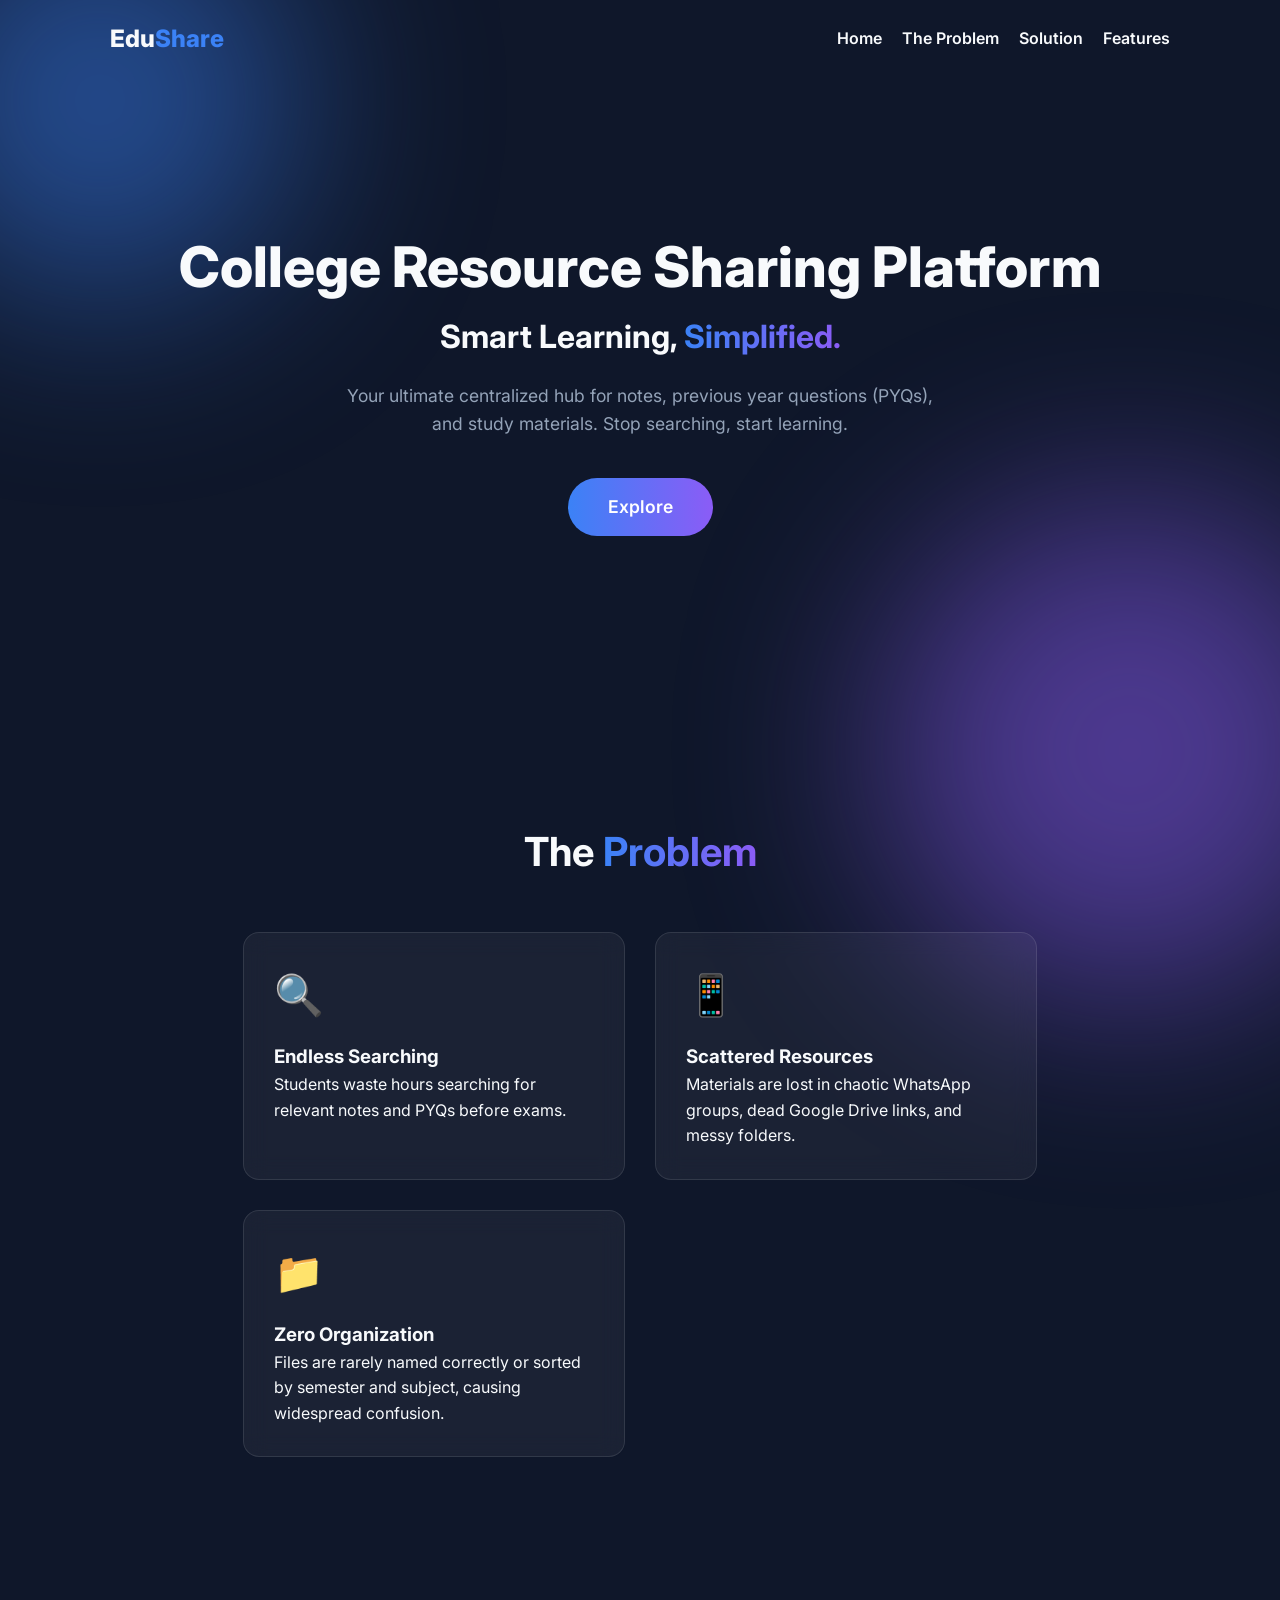
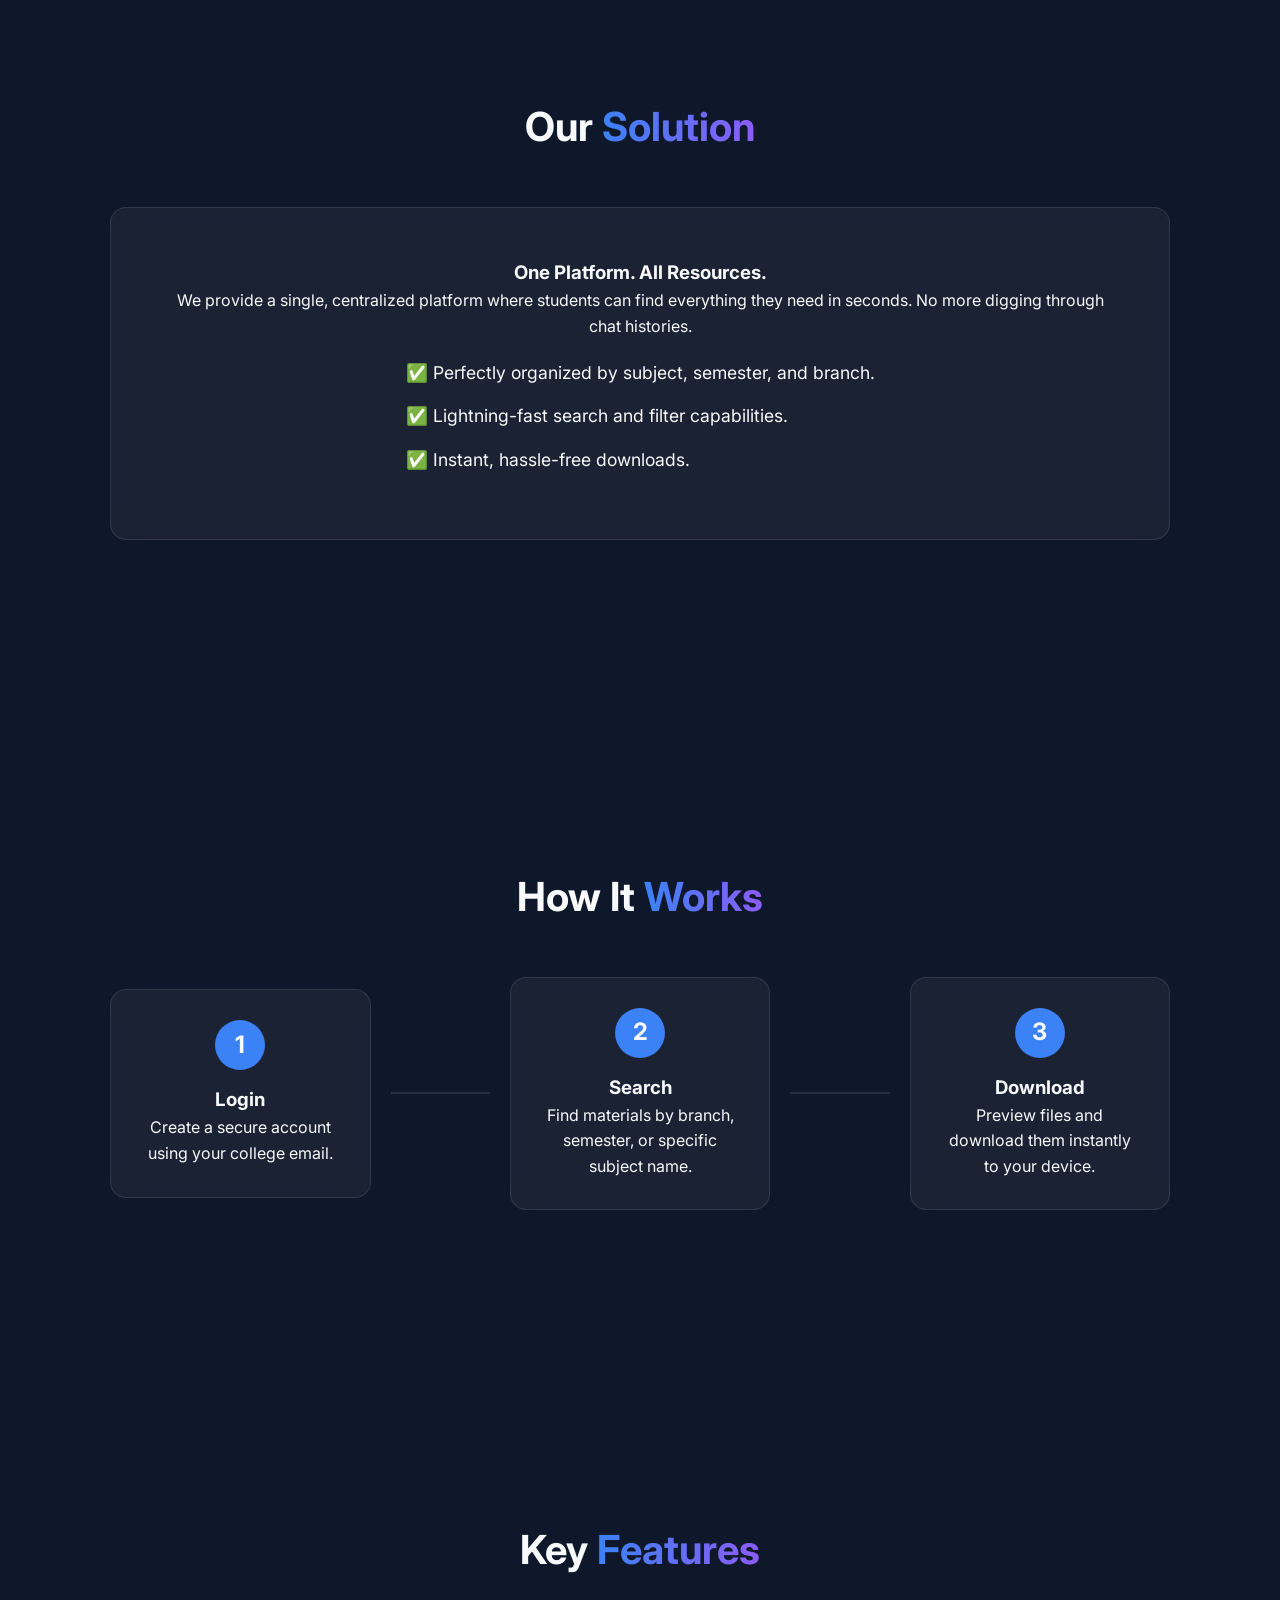
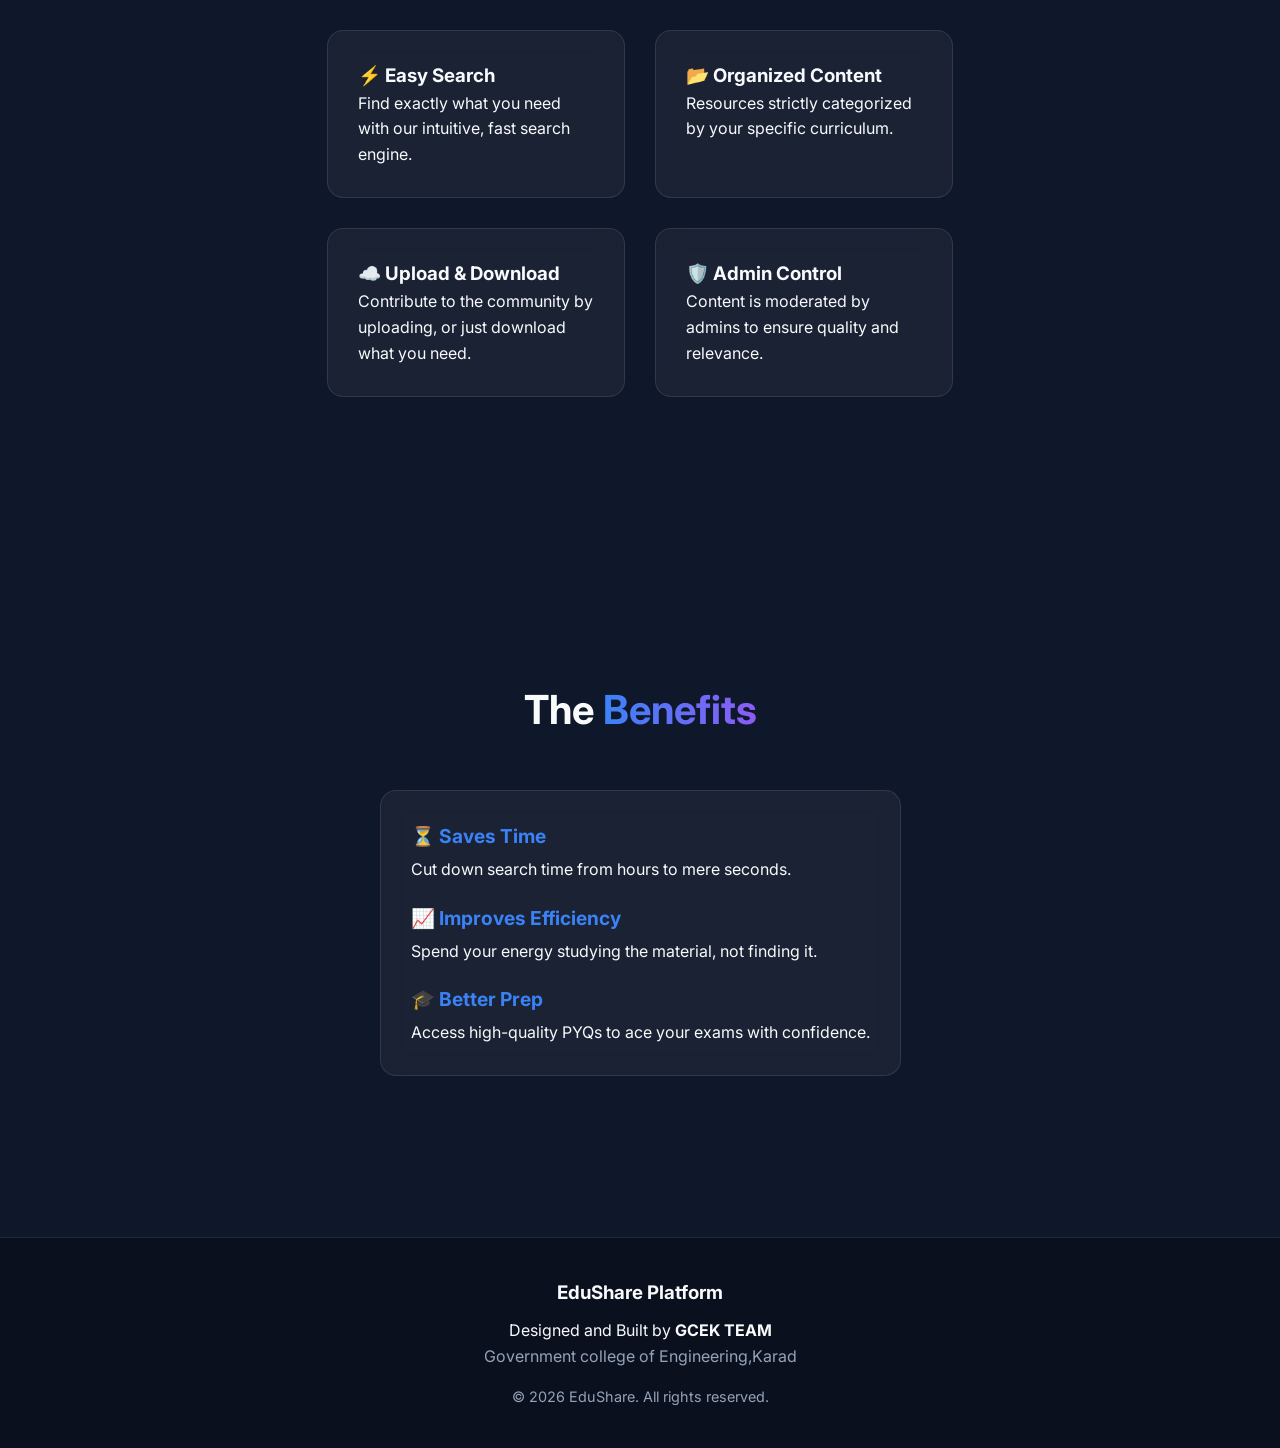
<file: index.html>
<!DOCTYPE html>
<html lang="en">
<head>
    <meta charset="UTF-8">
    <meta name="viewport" content="width=device-width, initial-scale=1.0">
    <title>College Resource Sharing Platform</title>
    <link rel="stylesheet" href="style.css">
    <link href="https://fonts.googleapis.com/css2?family=Inter:wght@300;400;600;800&display=swap" rel="stylesheet">
</head>
<body>
    <div class="bg-orb orb-1"></div>
    <div class="bg-orb orb-2"></div>

    <nav id="navbar">
        <div class="nav-container">
            <h1 class="logo">Edu<span>Share</span></h1>
            <ul class="nav-links">
                <li><a href="#hero">Home</a></li>
                <li><a href="#problem">The Problem</a></li>
                <li><a href="#solution">Solution</a></li>
                <li><a href="#features">Features</a></li>
            </ul>
        </div>
    </nav>

    <section id="hero" class="section fade-in">
        <div class="container hero-content">
            <h1 class="hero-title">College Resource Sharing Platform</h1>
            <h2 class="hero-subtitle">Smart Learning, <span>Simplified.</span></h2>
            <p class="hero-desc">Your ultimate centralized hub for notes, previous year questions (PYQs), and study materials. Stop searching, start learning.</p>
            <a href="#problem" class="btn">Explore</a>
        </div>
    </section>

    <section id="problem" class="section fade-in">
        <div class="container">
            <h2 class="section-title">The <span>Problem</span></h2>
            <div class="grid-container">
                <div class="glass-card">
                    <div class="icon">🔍</div>
                    <h3>Endless Searching</h3>
                    <p>Students waste hours searching for relevant notes and PYQs before exams.</p>
                </div>
                <div class="glass-card">
                    <div class="icon">📱</div>
                    <h3>Scattered Resources</h3>
                    <p>Materials are lost in chaotic WhatsApp groups, dead Google Drive links, and messy folders.</p>
                </div>
                <div class="glass-card">
                    <div class="icon">📁</div>
                    <h3>Zero Organization</h3>
                    <p>Files are rarely named correctly or sorted by semester and subject, causing widespread confusion.</p>
                </div>
            </div>
        </div>
    </section>

    <section id="solution" class="section fade-in">
        <div class="container">
            <h2 class="section-title">Our <span>Solution</span></h2>
            <div class="solution-content glass-card">
                <div class="solution-text">
                    <h3>One Platform. All Resources.</h3>
                    <p>We provide a single, centralized platform where students can find everything they need in seconds. No more digging through chat histories.</p>
                    <ul class="check-list">
                        <li>✅ Perfectly organized by subject, semester, and branch.</li>
                        <li>✅ Lightning-fast search and filter capabilities.</li>
                        <li>✅ Instant, hassle-free downloads.</li>
                    </ul>
                </div>
            </div>
        </div>
    </section>

    <section id="how-it-works" class="section fade-in">
        <div class="container">
            <h2 class="section-title">How It <span>Works</span></h2>
            <div class="steps-container">
                <div class="step glass-card">
                    <div class="step-number">1</div>
                    <h3>Login</h3>
                    <p>Create a secure account using your college email.</p>
                </div>
                <div class="step-connector"></div>
                <div class="step glass-card">
                    <div class="step-number">2</div>
                    <h3>Search</h3>
                    <p>Find materials by branch, semester, or specific subject name.</p>
                </div>
                <div class="step-connector"></div>
                <div class="step glass-card">
                    <div class="step-number">3</div>
                    <h3>Download</h3>
                    <p>Preview files and download them instantly to your device.</p>
                </div>
            </div>
        </div>
    </section>

    <section id="features" class="section fade-in">
        <div class="container">
            <h2 class="section-title">Key <span>Features</span></h2>
            <div class="grid-container">
                <div class="glass-card">
                    <h3>⚡ Easy Search</h3>
                    <p>Find exactly what you need with our intuitive, fast search engine.</p>
                </div>
                <div class="glass-card">
                    <h3>📂 Organized Content</h3>
                    <p>Resources strictly categorized by your specific curriculum.</p>
                </div>
                <div class="glass-card">
                    <h3>☁️ Upload & Download</h3>
                    <p>Contribute to the community by uploading, or just download what you need.</p>
                </div>
                <div class="glass-card">
                    <h3>🛡️ Admin Control</h3>
                    <p>Content is moderated by admins to ensure quality and relevance.</p>
                </div>
            </div>
        </div>
    </section>

    <section id="benefits" class="section fade-in">
        <div class="container">
            <h2 class="section-title">The <span>Benefits</span></h2>
            <div class="benefits-wrapper glass-card">
                <div class="benefit-item">
                    <h4>⏳ Saves Time</h4>
                    <p>Cut down search time from hours to mere seconds.</p>
                </div>
                <div class="benefit-item">
                    <h4>📈 Improves Efficiency</h4>
                    <p>Spend your energy studying the material, not finding it.</p>
                </div>
                <div class="benefit-item">
                    <h4>🎓 Better Prep</h4>
                    <p>Access high-quality PYQs to ace your exams with confidence.</p>
                </div>
            </div>
        </div>
    </section>

    <footer>
        <div class="container footer-content">
            <h3>EduShare Platform</h3>
            <p>Designed and Built by <strong>GCEK TEAM</strong></p>
            <p class="college-name">Government college of Engineering,Karad</p>
            <p class="copyright">&copy; 2026 EduShare. All rights reserved.</p>
        </div>
    </footer>

    <script src="script.js"></script>
</body>
</html>
</file>
<file: style.css>
/* --- Variables & Reset --- */
:root {
    --bg-dark: #0f172a;
    --text-main: #f8fafc;
    --text-muted: #94a3b8;
    --accent: #3b82f6;
    --accent-glow: #8b5cf6;
    --glass-bg: rgba(255, 255, 255, 0.05);
    --glass-border: rgba(255, 255, 255, 0.1);
}

* {
    margin: 0;
    padding: 0;
    box-sizing: border-box;
    font-family: 'Inter', sans-serif;
}

html {
    scroll-behavior: smooth;
    overflow-x: hidden;
}

body {
    background-color: var(--bg-dark);
    color: var(--text-main);
    line-height: 1.6;
    position: relative;
    overflow-x: hidden;
}

/* --- Background Orbs (For Glassmorphism Contrast) --- */
.bg-orb {
    position: fixed;
    border-radius: 50%;
    filter: blur(100px);
    z-index: -1;
    opacity: 0.5;
}

.orb-1 {
    width: 400px;
    height: 400px;
    background: var(--accent);
    top: -100px;
    left: -100px;
}

.orb-2 {
    width: 500px;
    height: 500px;
    background: var(--accent-glow);
    bottom: -100px;
    right: -100px;
}

/* --- Layout & Utilities --- */
.container {
    max-width: 1100px;
    margin: 0 auto;
    padding: 0 20px;
}

.section {
    padding: 100px 0;
    min-height: 80vh;
    display: flex;
    align-items: center;
}

.section-title {
    text-align: center;
    font-size: 2.5rem;
    margin-bottom: 3rem;
}

.section-title span, .hero-subtitle span {
    color: var(--accent);
    background: linear-gradient(90deg, var(--accent), var(--accent-glow));
    -webkit-background-clip: text;
    -webkit-text-fill-color: transparent;
}

/* --- Glassmorphism Card --- */
.glass-card {
    background: var(--glass-bg);
    backdrop-filter: blur(12px);
    -webkit-backdrop-filter: blur(12px);
    border: 1px solid var(--glass-border);
    border-radius: 16px;
    padding: 30px;
    transition: transform 0.3s ease, box-shadow 0.3s ease;
}

.glass-card:hover {
    transform: translateY(-5px);
    box-shadow: 0 10px 30px rgba(0, 0, 0, 0.5);
}

/* --- Navigation --- */
nav {
    position: fixed;
    top: 0;
    width: 100%;
    padding: 20px 0;
    z-index: 1000;
    transition: all 0.3s ease;
}

nav.scrolled {
    background: rgba(15, 23, 42, 0.8);
    backdrop-filter: blur(10px);
    padding: 15px 0;
    border-bottom: 1px solid var(--glass-border);
}

.nav-container {
    max-width: 1100px;
    margin: 0 auto;
    padding: 0 20px;
    display: flex;
    justify-content: space-between;
    align-items: center;
}

.logo {
    font-size: 1.5rem;
    font-weight: 800;
}

.logo span {
    color: var(--accent);
}

.nav-links {
    list-style: none;
    display: flex;
    gap: 20px;
}

.nav-links a {
    color: var(--text-main);
    text-decoration: none;
    font-weight: 600;
    transition: color 0.3s;
}

.nav-links a:hover {
    color: var(--accent);
}

/* --- Hero Section --- */
.hero-content {
    text-align: center;
    padding-top: 50px;
}

.hero-title {
    font-size: 3.5rem;
    font-weight: 800;
    margin-bottom: 10px;
    line-height: 1.2;
}

.hero-subtitle {
    font-size: 2rem;
    margin-bottom: 20px;
}

.hero-desc {
    color: var(--text-muted);
    font-size: 1.1rem;
    max-width: 600px;
    margin: 0 auto 40px auto;
}

.btn {
    display: inline-block;
    padding: 15px 40px;
    background: linear-gradient(90deg, var(--accent), var(--accent-glow));
    color: white;
    text-decoration: none;
    border-radius: 30px;
    font-weight: 600;
    font-size: 1.1rem;
    transition: transform 0.3s, box-shadow 0.3s;
    border: none;
    cursor: pointer;
}

.btn:hover {
    transform: scale(1.05);
    box-shadow: 0 0 20px rgba(59, 130, 246, 0.5);
}

/* --- Grids (Problem & Features) --- */
.grid-container {
    display: grid;
    grid-template-columns: repeat(auto-fit, minmax(280px, 1fr));
    gap: 30px;
}

.icon {
    font-size: 2.5rem;
    margin-bottom: 15px;
}

/* --- Solution Section --- */
.solution-content {
    padding: 50px;
    text-align: center;
}

.check-list {
    list-style: none;
    margin-top: 20px;
    text-align: left;
    display: inline-block;
}

.check-list li {
    margin-bottom: 15px;
    font-size: 1.1rem;
}

/* --- How it Works Section --- */
.steps-container {
    display: flex;
    justify-content: space-between;
    align-items: center;
    gap: 20px;
}

.step {
    flex: 1;
    text-align: center;
    position: relative;
}

.step-number {
    width: 50px;
    height: 50px;
    background: var(--accent);
    border-radius: 50%;
    display: flex;
    justify-content: center;
    align-items: center;
    font-size: 1.5rem;
    font-weight: bold;
    margin: 0 auto 15px auto;
}

.step-connector {
    flex: 0.5;
    height: 2px;
    background: var(--glass-border);
}

/* --- Benefits Section --- */
.benefits-wrapper {
    display: flex;
    flex-direction: column;
    gap: 20px;
}

.benefit-item h4 {
    color: var(--accent);
    margin-bottom: 5px;
    font-size: 1.2rem;
}

/* --- Footer --- */
footer {
    background: rgba(0, 0, 0, 0.3);
    border-top: 1px solid var(--glass-border);
    padding: 40px 0;
    text-align: center;
}

footer h3 {
    margin-bottom: 10px;
}

.college-name {
    color: var(--text-muted);
    margin-bottom: 15px;
}

.copyright {
    font-size: 0.9rem;
    color: var(--text-muted);
}

/* --- Animations --- */
.fade-in {
    opacity: 0;
    transform: translateY(30px);
    transition: opacity 0.8s ease-out, transform 0.8s ease-out;
}

.fade-in.visible {
    opacity: 1;
    transform: translateY(0);
}

/* --- Responsive Design --- */
@media (max-width: 768px) {
    .nav-links {
        display: none; /* Simplifies mobile for now */
    }
    .hero-title {
        font-size: 2.5rem;
    }
    .hero-subtitle {
        font-size: 1.5rem;
    }
    .steps-container {
        flex-direction: column;
    }
    .step-connector {
        display: none;
    }
    .step {
        width: 100%;
        margin-bottom: 20px;
    }
}
</file>
